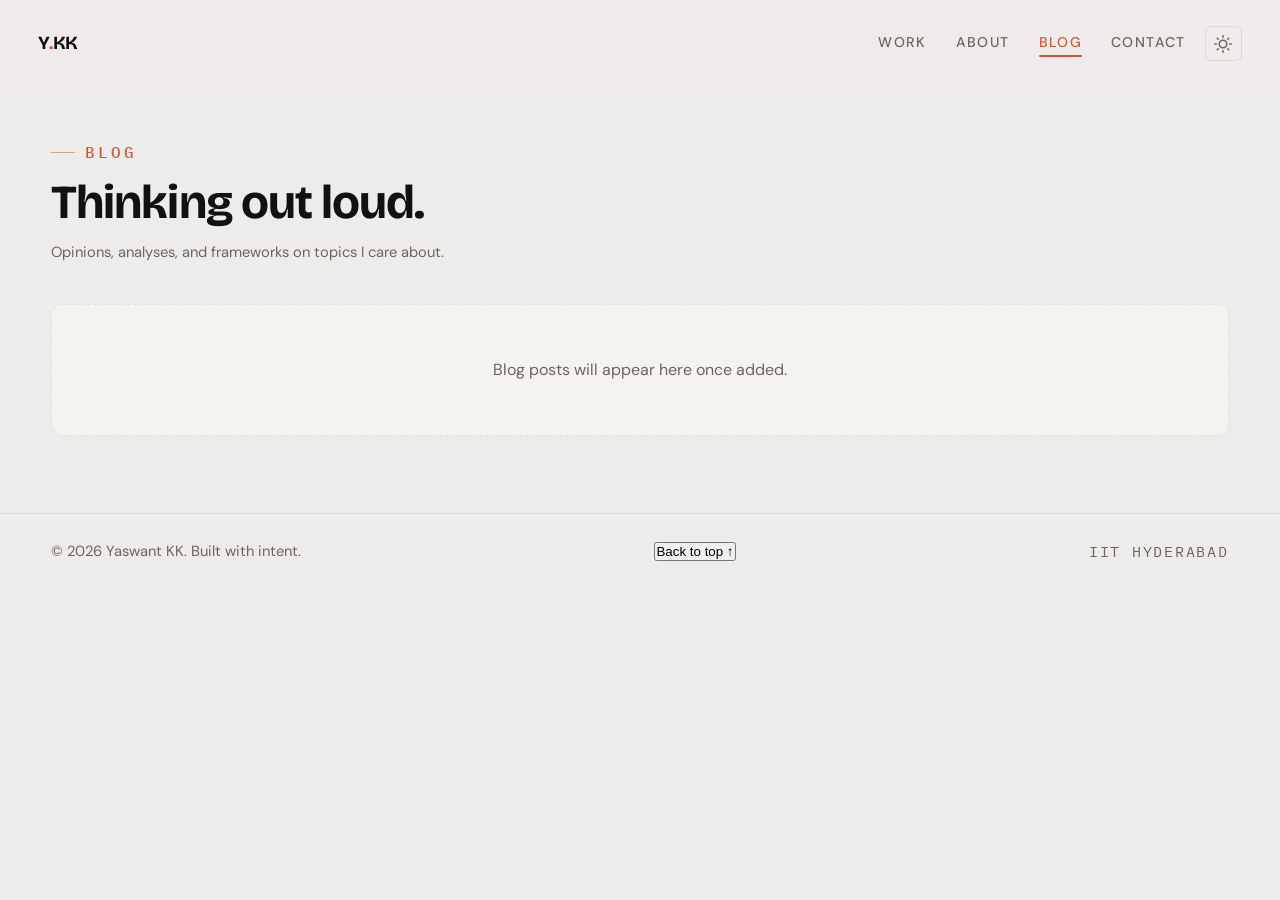
<file: blog.html>
<!DOCTYPE html>
<html lang="en" data-theme="light">
<head>
<meta charset="UTF-8">
<meta name="viewport" content="width=device-width, initial-scale=1.0">
<title>Yaswant KK — Blog</title>
<link rel="preconnect" href="https://fonts.googleapis.com">
<link rel="preconnect" href="https://fonts.gstatic.com" crossorigin>
<link href="https://fonts.googleapis.com/css2?family=Bricolage+Grotesque:opsz,wght@12..96,400;12..96,500;12..96,600;12..96,700;12..96,800&family=DM+Sans:ital,wght@0,400;0,500;0,600;0,700;1,400&family=IBM+Plex+Mono:wght@400;500&family=Inter:wght@400;500;600;700&family=Playfair+Display:ital,wght@0,400;0,600;0,700;0,800;1,400;1,600&family=JetBrains+Mono:wght@400;500&display=swap" rel="stylesheet">
<link rel="stylesheet" href="styles.css">
</head>
<body>

<nav>
  <a href="index.html" class="nav-logo">Y<span>.</span>KK</a>
  <div class="nav-right">
    <button class="hamburger" aria-label="Menu">
      <span></span><span></span><span></span>
    </button>
    <ul>
      <li><a href="index.html">Work</a></li>
      <li><a href="about.html">About</a></li>
      <li><a href="blog.html" class="active">Blog</a></li>
      <li><a href="contact.html">Contact</a></li>
    </ul>
    <button class="theme-toggle" aria-label="Toggle theme">
      <svg class="icon-sun" viewBox="0 0 24 24"><circle cx="12" cy="12" r="5"/><line x1="12" y1="1" x2="12" y2="3"/><line x1="12" y1="21" x2="12" y2="23"/><line x1="4.22" y1="4.22" x2="5.64" y2="5.64"/><line x1="18.36" y1="18.36" x2="19.78" y2="19.78"/><line x1="1" y1="12" x2="3" y2="12"/><line x1="21" y1="12" x2="23" y2="12"/><line x1="4.22" y1="19.78" x2="5.64" y2="18.36"/><line x1="18.36" y1="5.64" x2="19.78" y2="4.22"/></svg>
      <svg class="icon-moon" viewBox="0 0 24 24"><path d="M21 12.79A9 9 0 1 1 11.21 3 7 7 0 0 0 21 12.79z"/></svg>
    </button>
  </div>
</nav>

<section id="blog" class="reveal inner-page-first">
  <div class="section-label">Blog</div>
  <div class="section-title">Thinking out loud.</div>
  <p class="section-desc">Opinions, analyses, and frameworks on topics I care about.</p>
  <div class="blog-grid" id="blogGrid"></div>
</section>

<footer>
  <span>&copy; 2026 Yaswant KK. Built with intent.</span>
  <button class="footer-back-to-top" onclick="window.scrollTo({top:0,behavior:'smooth'})" aria-label="Back to top">Back to top &uarr;</button>
  <span class="footer-loc">IIT Hyderabad</span>
</footer>

<!-- PDF Preview Modal -->
<div class="pdf-modal-overlay" id="pdfModalOverlay">
  <div class="pdf-modal">
    <div class="pdf-modal-header">
      <div class="pdf-modal-title" id="pdfModalTitle"></div>
      <div class="pdf-modal-actions">
        <a class="pdf-modal-btn" id="pdfModalOpen" href="#" target="_blank" rel="noopener">
          <svg width="16" height="16" viewBox="0 0 16 16" fill="none"><path d="M6 3H3v10h10v-3" stroke="currentColor" stroke-width="1.5" stroke-linecap="round" stroke-linejoin="round"/><path d="M9 2h5v5" stroke="currentColor" stroke-width="1.5" stroke-linecap="round" stroke-linejoin="round"/><path d="M14 2L7 9" stroke="currentColor" stroke-width="1.5" stroke-linecap="round"/></svg>
          <span class="btn-label">Open in New Tab</span>
        </a>
        <button class="pdf-modal-close" onclick="closePdfModal()" title="Close">&times;</button>
      </div>
    </div>
    <div class="pdf-modal-body">
      <div class="pdf-modal-loading" id="pdfModalLoading">
        <div class="pdf-modal-spinner"></div>
        Loading preview…
      </div>
      <iframe id="pdfModalIframe" allow="autoplay"></iframe>
    </div>
  </div>
</div>

<script src="common.js"></script>
<script>
var BLOG_POSTS = [
  // { title: "Post Title", date: "March 2026", category: "Strategy", preview: "2-3 line preview", link: "#" },
];

function renderBlog() {
  var g = document.getElementById('blogGrid');
  if (!BLOG_POSTS.length) { g.innerHTML = '<div class="blog-empty">Blog posts will appear here once added.</div>'; return; }
  g.innerHTML = BLOG_POSTS.map(function(p) {
    return '<a href="' + (p.link||'#') + '" class="blog-card"><div class="blog-date">' + p.date + '</div><div class="blog-title">' + p.title + '</div><div class="blog-preview">' + p.preview + '</div><div class="blog-footer"><span class="blog-category">' + p.category + '</span><span class="blog-read">Read &rarr;</span></div></a>';
  }).join('');
}

renderBlog();
</script>

</body>
</html>
</file>
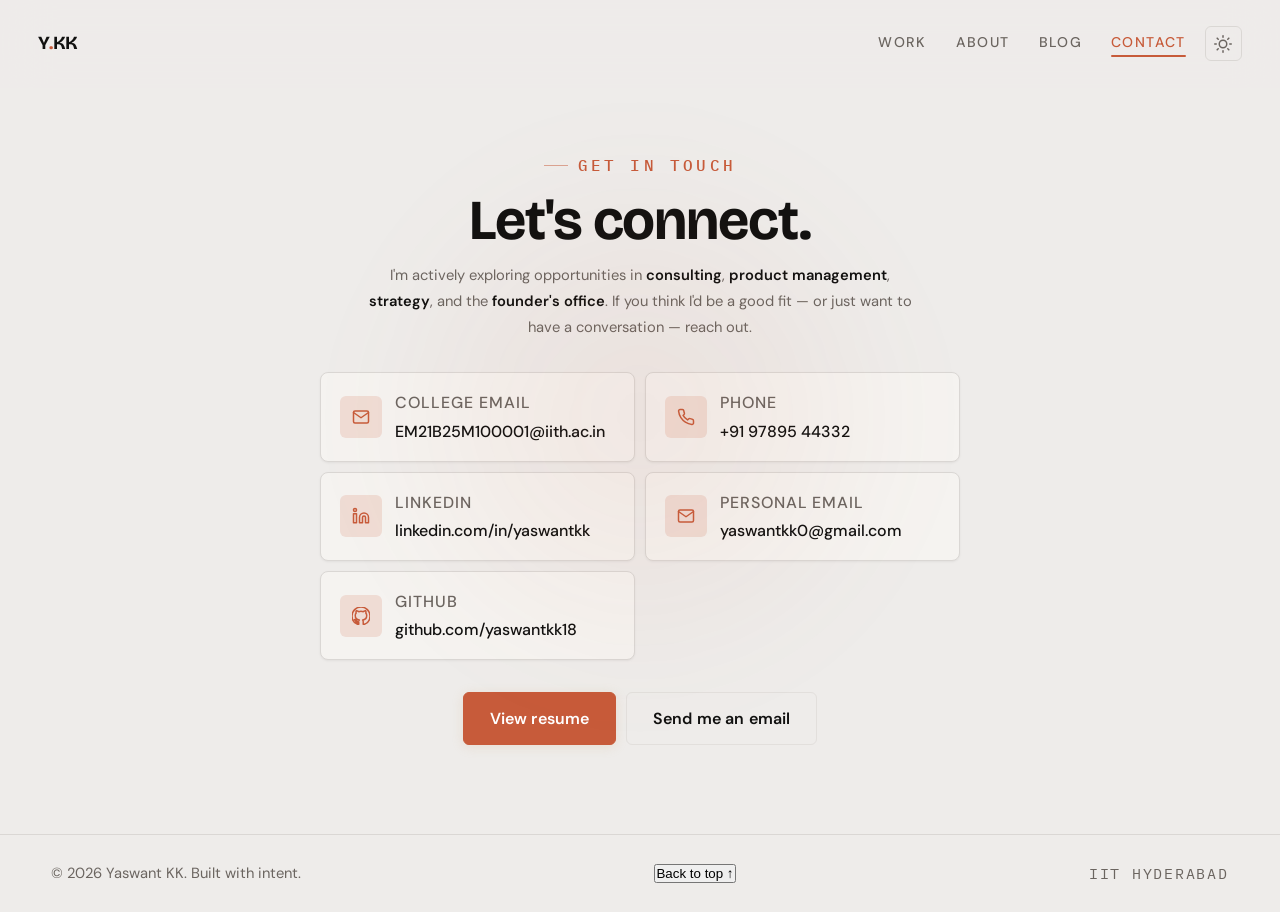
<file: contact.html>
<!DOCTYPE html>
<html lang="en" data-theme="light">
<head>
<meta charset="UTF-8">
<meta name="viewport" content="width=device-width, initial-scale=1.0">
<title>Yaswant KK — Contact</title>
<link rel="preconnect" href="https://fonts.googleapis.com">
<link rel="preconnect" href="https://fonts.gstatic.com" crossorigin>
<link href="https://fonts.googleapis.com/css2?family=Bricolage+Grotesque:opsz,wght@12..96,400;12..96,500;12..96,600;12..96,700;12..96,800&family=DM+Sans:ital,wght@0,400;0,500;0,600;0,700;1,400&family=IBM+Plex+Mono:wght@400;500&family=Inter:wght@400;500;600;700&family=Playfair+Display:ital,wght@0,400;0,600;0,700;0,800;1,400;1,600&family=JetBrains+Mono:wght@400;500&display=swap" rel="stylesheet">
<link rel="stylesheet" href="styles.css">
</head>
<body>

<nav>
  <a href="index.html" class="nav-logo">Y<span>.</span>KK</a>
  <div class="nav-right">
    <button class="hamburger" aria-label="Menu">
      <span></span><span></span><span></span>
    </button>
    <ul>
      <li><a href="index.html">Work</a></li>
      <li><a href="about.html">About</a></li>
      <li><a href="blog.html">Blog</a></li>
      <li><a href="contact.html" class="active">Contact</a></li>
    </ul>
    <button class="theme-toggle" aria-label="Toggle theme">
      <svg class="icon-sun" viewBox="0 0 24 24"><circle cx="12" cy="12" r="5"/><line x1="12" y1="1" x2="12" y2="3"/><line x1="12" y1="21" x2="12" y2="23"/><line x1="4.22" y1="4.22" x2="5.64" y2="5.64"/><line x1="18.36" y1="18.36" x2="19.78" y2="19.78"/><line x1="1" y1="12" x2="3" y2="12"/><line x1="21" y1="12" x2="23" y2="12"/><line x1="4.22" y1="19.78" x2="5.64" y2="18.36"/><line x1="18.36" y1="5.64" x2="19.78" y2="4.22"/></svg>
      <svg class="icon-moon" viewBox="0 0 24 24"><path d="M21 12.79A9 9 0 1 1 11.21 3 7 7 0 0 0 21 12.79z"/></svg>
    </button>
  </div>
</nav>

<section id="contact" class="contact-section reveal inner-page-first">
  <div class="section-label" style="justify-content:center;">Get in Touch</div>
  <div class="section-title">Let's connect.</div>
  <p class="section-desc">I'm actively exploring opportunities in <strong>consulting</strong>, <strong>product management</strong>, <strong>strategy</strong>, and the <strong>founder's office</strong>. If you think I'd be a good fit &mdash; or just want to have a conversation &mdash; reach out.</p>
  <div class="contact-grid">
    <a href="mailto:EM21B25M100001@iith.ac.in" class="contact-card">
      <div class="contact-icon"><svg viewBox="0 0 24 24"><path d="M4 4h16c1.1 0 2 .9 2 2v12c0 1.1-.9 2-2 2H4c-1.1 0-2-.9-2-2V6c0-1.1.9-2 2-2z"/><polyline points="22,6 12,13 2,6"/></svg></div>
      <div><div class="contact-card-label">College email</div><div class="contact-card-value">EM21B25M100001@iith.ac.in</div></div>
    </a>
    <a href="tel:+919789544332" class="contact-card">
      <div class="contact-icon"><svg viewBox="0 0 24 24"><path d="M22 16.92v3a2 2 0 0 1-2.18 2 19.79 19.79 0 0 1-8.63-3.07 19.5 19.5 0 0 1-6-6 19.79 19.79 0 0 1-3.07-8.67A2 2 0 0 1 4.11 2h3a2 2 0 0 1 2 1.72 12.84 12.84 0 0 0 .7 2.81 2 2 0 0 1-.45 2.11L8.09 9.91a16 16 0 0 0 6 6l1.27-1.27a2 2 0 0 1 2.11-.45 12.84 12.84 0 0 0 2.81.7A2 2 0 0 1 22 16.92z"/></svg></div>
      <div><div class="contact-card-label">Phone</div><div class="contact-card-value">+91 97895 44332</div></div>
    </a>
    <a href="https://linkedin.com/in/" class="contact-card" target="_blank">
      <div class="contact-icon"><svg viewBox="0 0 24 24"><path d="M16 8a6 6 0 0 1 6 6v7h-4v-7a2 2 0 0 0-2-2 2 2 0 0 0-2 2v7h-4v-7a6 6 0 0 1 6-6z"/><rect x="2" y="9" width="4" height="12"/><circle cx="4" cy="4" r="2"/></svg></div>
      <div><div class="contact-card-label">LinkedIn</div><div class="contact-card-value">linkedin.com/in/yaswantkk</div></div>
    </a>
    <a href="mailto:yaswantkk0@gmail.com" class="contact-card">
      <div class="contact-icon"><svg viewBox="0 0 24 24"><path d="M4 4h16c1.1 0 2 .9 2 2v12c0 1.1-.9 2-2 2H4c-1.1 0-2-.9-2-2V6c0-1.1.9-2 2-2z"/><polyline points="22,6 12,13 2,6"/></svg></div>
      <div><div class="contact-card-label">Personal email</div><div class="contact-card-value">yaswantkk0@gmail.com</div></div>
    </a>
    <a href="https://github.com/yaswantkk18" class="contact-card" target="_blank">
      <div class="contact-icon"><svg viewBox="0 0 24 24"><path d="M12 0C5.37 0 0 5.37 0 12c0 5.3 3.438 9.8 8.205 11.385.6.113.82-.258.82-.577 0-.285-.01-1.04-.015-2.04-3.338.724-4.042-1.61-4.042-1.61-.546-1.385-1.335-1.755-1.335-1.755-1.087-.744.084-.729.084-.729 1.205.084 1.838 1.236 1.838 1.236 1.07 1.835 2.809 1.305 3.495.998.108-.776.417-1.305.76-1.605-2.665-.3-5.466-1.332-5.466-5.93 0-1.31.465-2.38 1.235-3.22-.135-.303-.54-1.523.105-3.176 0 0 1.005-.322 3.3 1.23.96-.267 1.98-.399 3-.405 1.02.006 2.04.138 3 .405 2.28-1.552 3.285-1.23 3.285-1.23.645 1.653.24 2.873.12 3.176.765.84 1.23 1.91 1.23 3.22 0 4.61-2.805 5.625-5.475 5.92.42.36.81 1.096.81 2.22 0 1.606-.015 2.896-.015 3.286 0 .315.21.694.825.576C20.565 21.795 24 17.295 24 12c0-6.63-5.37-12-12-12z"/></svg></div>
      <div><div class="contact-card-label">GitHub</div><div class="contact-card-value">github.com/yaswantkk18</div></div>
    </a>
  </div>
  <div class="contact-ctas">
    <a href="javascript:void(0)" class="btn btn-primary" onclick="openPdfModal('https://drive.google.com/file/d/1hi3Il9s1tOM6aXnBlCWtrAxMDAVT2uW6/view?usp=sharing', 'Resume — Yaswant KK')">View resume</a>
    <a href="mailto:yaswantkk0@gmail.com" class="btn btn-secondary">Send me an email</a>
  </div>
</section>

<footer>
  <span>&copy; 2026 Yaswant KK. Built with intent.</span>
  <button class="footer-back-to-top" onclick="window.scrollTo({top:0,behavior:'smooth'})" aria-label="Back to top">Back to top &uarr;</button>
  <span class="footer-loc">IIT Hyderabad</span>
</footer>

<!-- PDF Preview Modal -->
<div class="pdf-modal-overlay" id="pdfModalOverlay">
  <div class="pdf-modal">
    <div class="pdf-modal-header">
      <div class="pdf-modal-title" id="pdfModalTitle"></div>
      <div class="pdf-modal-actions">
        <a class="pdf-modal-btn" id="pdfModalOpen" href="#" target="_blank" rel="noopener">
          <svg width="16" height="16" viewBox="0 0 16 16" fill="none"><path d="M6 3H3v10h10v-3" stroke="currentColor" stroke-width="1.5" stroke-linecap="round" stroke-linejoin="round"/><path d="M9 2h5v5" stroke="currentColor" stroke-width="1.5" stroke-linecap="round" stroke-linejoin="round"/><path d="M14 2L7 9" stroke="currentColor" stroke-width="1.5" stroke-linecap="round"/></svg>
          <span class="btn-label">Open in New Tab</span>
        </a>
        <button class="pdf-modal-close" onclick="closePdfModal()" title="Close">&times;</button>
      </div>
    </div>
    <div class="pdf-modal-body">
      <div class="pdf-modal-loading" id="pdfModalLoading">
        <div class="pdf-modal-spinner"></div>
        Loading preview…
      </div>
      <iframe id="pdfModalIframe" allow="autoplay"></iframe>
    </div>
  </div>
</div>

<script src="common.js"></script>

</body>
</html>
</file>
<file: styles.css>
/* ─── DARK THEME ─── */
[data-theme="dark"] {
  --bg: #131316;
  --bg-raised: #1A1A1E;
  --bg-card: #1E1E23;
  --bg-card-hover: #252529;
  --text: #FFFFFF;
  --text-secondary: #F0EDE8;
  --text-muted: #DDD8D2;
  --accent: #D4A574;
  --accent-light: #E8C9A8;
  --accent-dark: #B8864E;
  --accent-glow: rgba(212, 165, 116, 0.08);
  --accent-glow-strong: rgba(212, 165, 116, 0.15);
  --border: #2A2A30;
  --border-light: #333339;
  --border-hover: #44444D;
  --heading: 'Playfair Display', Georgia, serif;
  --sans: 'Inter', system-ui, sans-serif;
  --mono: 'JetBrains Mono', monospace;
  --radius: 16px;
  --radius-sm: 10px;
  --radius-xs: 6px;
  --shadow-sm: 0 2px 8px rgba(0,0,0,0.2), 0 1px 3px rgba(0,0,0,0.1);
  --shadow-md: 0 12px 40px rgba(0,0,0,0.4), 0 4px 12px rgba(0,0,0,0.2);
  --shadow-lg: 0 12px 40px rgba(0,0,0,0.4), 0 4px 12px rgba(0,0,0,0.2);
  --shadow-glow: 0 0 30px rgba(212,165,116,0.08);
  --transition: cubic-bezier(0.16, 1, 0.3, 1);
  --nav-bg: rgba(19,19,22,0.8);
  --nav-scrolled-shadow: 0 1px 12px rgba(0,0,0,0.3);
  --selection-color: var(--bg);
  --btn-primary-text: var(--bg);
  --btn-secondary-hover-bg: rgba(255,255,255,0.03);
  --mobile-nav-bg: rgba(19,19,22,0.97);
  --grain-opacity: 0.03;
  --orb-1: rgba(212,165,116,0.1);
  --orb-2: rgba(212,165,116,0.06);
  --orb-3: rgba(184,134,78,0.05);
  --hover-accent-border: rgba(212,165,116,0.3);
  --hover-accent-bg: rgba(212,165,116,0.25);
  --divider-bg: linear-gradient(90deg, transparent, var(--border-light) 20%, var(--border-light) 80%, transparent);
  --course-hover-bg: var(--accent-glow);
  --bg-warm: linear-gradient(135deg, #2A2015 0%, #1A1510 100%);
  --bg-cool: linear-gradient(135deg, #152025 0%, #101518 100%);
  --bg-muted: linear-gradient(135deg, #1A1A17 0%, #121210 100%);
  --bg-earth: linear-gradient(135deg, #1A1714 0%, #121110 100%);
  --bg-rose: linear-gradient(135deg, #251518 0%, #1A1012 100%);
  --bg-indigo: linear-gradient(135deg, #151825 0%, #101218 100%);

  /* Card body tints — dark */
  --card-warm: #2A2012;
  --card-warm-border: rgba(212, 165, 116, 0.35);
  --card-cool: #122230;
  --card-cool-border: rgba(80, 170, 240, 0.3);
  --card-muted: #222218;
  --card-muted-border: rgba(180, 180, 140, 0.25);
  --card-earth: #282012;
  --card-earth-border: rgba(200, 160, 90, 0.3);
  --card-rose: #2E1420;
  --card-rose-border: rgba(240, 100, 150, 0.3);
  --card-indigo: #1A1E30;
  --card-indigo-border: rgba(120, 130, 240, 0.3);

  /* Tag colors — dark theme */
  --tag-casestudy: #F0A050;
  --tag-casestudy-bg: rgba(240, 160, 80, 0.12);
  --tag-casestudy-border: rgba(240, 160, 80, 0.25);
  --tag-financial: #5EC7A0;
  --tag-financial-bg: rgba(94, 199, 160, 0.1);
  --tag-financial-border: rgba(94, 199, 160, 0.22);
  --tag-product: #E87DAD;
  --tag-product-bg: rgba(232, 125, 173, 0.1);
  --tag-product-border: rgba(232, 125, 173, 0.22);
  --tag-market: #6BAFFF;
  --tag-market-bg: rgba(107, 175, 255, 0.1);
  --tag-market-border: rgba(107, 175, 255, 0.22);
  --tag-strategy: #A78BFA;
  --tag-strategy-bg: rgba(167, 139, 250, 0.1);
  --tag-strategy-border: rgba(167, 139, 250, 0.22);
  --tag-competitive: #60D0E0;
  --tag-competitive-bg: rgba(96, 208, 224, 0.1);
  --tag-competitive-border: rgba(96, 208, 224, 0.22);
  --tag-consumer: #FFB86C;
  --tag-consumer-bg: rgba(255, 184, 108, 0.1);
  --tag-consumer-border: rgba(255, 184, 108, 0.22);
  --tag-guesstimate: #C5E868;
  --tag-guesstimate-bg: rgba(197, 232, 104, 0.1);
  --tag-guesstimate-border: rgba(197, 232, 104, 0.22);
  --tag-sustainability: #4EDBA0;
  --tag-sustainability-bg: rgba(78, 219, 160, 0.1);
  --tag-sustainability-border: rgba(78, 219, 160, 0.22);
  --tag-operations: #FF6B8A;
  --tag-operations-bg: rgba(255, 107, 138, 0.12);
  --tag-operations-border: rgba(255, 107, 138, 0.25);
  --tag-text: #C8D8F0;
}

/* ─── LIGHT THEME (default) ─── */
:root:not([data-theme="dark"]), [data-theme="light"] {
  --bg: #EEECEA;
  --bg-raised: #E6E2DA;
  --bg-card: #F5F3F0;
  --bg-card-hover: #F0EEEB;
  --text: #111110;
  --text-secondary: #2A2725;
  --text-muted: #6B6560;
  --accent: #C75B3A;
  --accent-light: #E8845F;
  --accent-dark: #A14428;
  --accent-glow: rgba(199, 91, 58, 0.08);
  --accent-glow-strong: rgba(199, 91, 58, 0.15);
  --border: #DAD7D4;
  --border-light: #E2DFDC;
  --border-hover: #C8C4C0;
  --heading: 'Bricolage Grotesque', system-ui, sans-serif;
  --sans: 'DM Sans', system-ui, sans-serif;
  --mono: 'IBM Plex Mono', monospace;
  --radius: 12px;
  --radius-sm: 8px;
  --radius-xs: 6px;
  --shadow-sm: 0 1px 3px rgba(28,25,23,0.04), 0 1px 2px rgba(28,25,23,0.02);
  --shadow-md: 0 4px 16px rgba(28,25,23,0.06), 0 2px 4px rgba(28,25,23,0.03);
  --shadow-lg: 0 12px 40px rgba(28,25,23,0.08), 0 4px 12px rgba(28,25,23,0.04);
  --shadow-glow: none;
  --transition: cubic-bezier(0.16, 1, 0.3, 1);
  --nav-bg: rgba(238,236,234,0.85);
  --nav-scrolled-shadow: 0 1px 8px rgba(28,25,23,0.04);
  --selection-color: #fff;
  --btn-primary-text: #fff;
  --btn-secondary-hover-bg: rgba(28,25,23,0.03);
  --mobile-nav-bg: rgba(238,236,234,0.97);
  --grain-opacity: 0.025;
  --orb-1: rgba(199,91,58,0.06);
  --orb-2: rgba(199,91,58,0.04);
  --orb-3: rgba(161,68,40,0.03);
  --hover-accent-border: rgba(199,91,58,0.3);
  --hover-accent-bg: rgba(199,91,58,0.02);
  --divider-bg: var(--border);
  --course-hover-bg: rgba(199,91,58,0.02);
  --bg-warm: linear-gradient(135deg, #F5EDE3 0%, #EDE5DA 100%);
  --bg-cool: linear-gradient(135deg, #E8EDF2 0%, #DEE5EC 100%);
  --bg-muted: linear-gradient(135deg, #EDECE8 0%, #E5E4E0 100%);
  --bg-earth: linear-gradient(135deg, #EDE8E0 0%, #E5DFD5 100%);
  --bg-rose: linear-gradient(135deg, #F2E8EA 0%, #ECE0E3 100%);
  --bg-indigo: linear-gradient(135deg, #E8EAF2 0%, #E0E2EC 100%);

  /* Card body tints — light */
  --card-warm: #F5EBDB;
  --card-warm-border: rgba(181, 112, 10, 0.22);
  --card-cool: #E0ECF6;
  --card-cool-border: rgba(29, 111, 194, 0.2);
  --card-muted: #EBEAE2;
  --card-muted-border: rgba(120, 120, 100, 0.2);
  --card-earth: #F0E6D6;
  --card-earth-border: rgba(160, 120, 60, 0.22);
  --card-rose: #F4E2E8;
  --card-rose-border: rgba(190, 45, 106, 0.2);
  --card-indigo: #E2E3F4;
  --card-indigo-border: rgba(109, 77, 199, 0.2);

  /* Tag colors — light theme */
  --tag-casestudy: #B5700A;
  --tag-casestudy-bg: rgba(181, 112, 10, 0.1);
  --tag-casestudy-border: rgba(181, 112, 10, 0.25);
  --tag-financial: #0E7B53;
  --tag-financial-bg: rgba(14, 123, 83, 0.08);
  --tag-financial-border: rgba(14, 123, 83, 0.22);
  --tag-product: #BE2D6A;
  --tag-product-bg: rgba(190, 45, 106, 0.08);
  --tag-product-border: rgba(190, 45, 106, 0.22);
  --tag-market: #1D6FC2;
  --tag-market-bg: rgba(29, 111, 194, 0.08);
  --tag-market-border: rgba(29, 111, 194, 0.22);
  --tag-strategy: #6D4DC7;
  --tag-strategy-bg: rgba(109, 77, 199, 0.08);
  --tag-strategy-border: rgba(109, 77, 199, 0.22);
  --tag-competitive: #0E7F8F;
  --tag-competitive-bg: rgba(14, 127, 143, 0.08);
  --tag-competitive-border: rgba(14, 127, 143, 0.22);
  --tag-consumer: #B86A10;
  --tag-consumer-bg: rgba(184, 106, 16, 0.08);
  --tag-consumer-border: rgba(184, 106, 16, 0.22);
  --tag-guesstimate: #5A7A10;
  --tag-guesstimate-bg: rgba(90, 122, 16, 0.08);
  --tag-guesstimate-border: rgba(90, 122, 16, 0.22);
  --tag-sustainability: #0E8F5A;
  --tag-sustainability-bg: rgba(14, 143, 90, 0.08);
  --tag-sustainability-border: rgba(14, 143, 90, 0.22);
  --tag-operations: #C23060;
  --tag-operations-bg: rgba(194, 48, 96, 0.08);
  --tag-operations-border: rgba(194, 48, 96, 0.22);
  --tag-text: #1A3A5C;
}

*, *::before, *::after { margin: 0; padding: 0; box-sizing: border-box; }
html { scroll-behavior: smooth; scroll-padding-top: 96px; font-size: 80%; }

body {
  font-family: var(--sans);
  background: var(--bg);
  color: var(--text);
  line-height: 1.7;
  -webkit-font-smoothing: antialiased;
  -moz-osx-font-smoothing: grayscale;
  overflow-x: hidden;
  transition: background 0.4s, color 0.4s;
}

::selection { background: var(--accent); color: var(--selection-color); }

strong { color: var(--text); font-weight: 600; }

/* ─── GRAIN OVERLAY ─── */
body::after {
  content: '';
  position: fixed;
  inset: 0;
  background-image: url("data:image/svg+xml,%3Csvg viewBox='0 0 256 256' xmlns='http://www.w3.org/2000/svg'%3E%3Cfilter id='n'%3E%3CfeTurbulence type='fractalNoise' baseFrequency='0.85' numOctaves='4' stitchTiles='stitch'/%3E%3C/filter%3E%3Crect width='100%25' height='100%25' filter='url(%23n)' opacity='0.03'/%3E%3C/svg%3E");
  pointer-events: none;
  z-index: 9999;
  opacity: var(--grain-opacity);
}

/* ─── THEME TOGGLE ─── */
.theme-toggle {
  background: none;
  border: 1.5px solid var(--border);
  border-radius: var(--radius-xs);
  cursor: pointer;
  padding: 0.55rem 0.65rem;
  display: flex;
  align-items: center;
  justify-content: center;
  color: var(--text-muted);
  transition: all 0.3s;
  margin-left: 1.5rem;
}

.theme-toggle:hover {
  border-color: var(--accent);
  color: var(--accent);
}

.theme-toggle svg {
  width: 18px;
  height: 18px;
  stroke: currentColor;
  fill: none;
  stroke-width: 2;
  stroke-linecap: round;
  stroke-linejoin: round;
  transition: transform 0.4s var(--transition);
}

.theme-toggle:hover svg { transform: rotate(30deg); }

.theme-toggle .icon-moon { display: none; }
.theme-toggle .icon-sun { display: block; }
[data-theme="dark"] .theme-toggle .icon-moon { display: block; }
[data-theme="dark"] .theme-toggle .icon-sun { display: none; }

/* ─── NAVIGATION ─── */
nav {
  position: fixed;
  top: 0; left: 0; right: 0;
  z-index: 100;
  padding: 0 3rem;
  height: 88px;
  display: flex;
  justify-content: space-between;
  align-items: center;
  backdrop-filter: blur(24px) saturate(1.4);
  -webkit-backdrop-filter: blur(24px) saturate(1.4);
  background: var(--nav-bg);
  border-bottom: 1px solid transparent;
  transition: border-color 0.5s, box-shadow 0.5s, background 0.4s;
}

nav.scrolled {
  border-bottom-color: var(--border);
  box-shadow: var(--nav-scrolled-shadow);
}

.nav-left { display: flex; align-items: center; }
.nav-right { display: flex; align-items: center; }

.nav-logo {
  font-family: var(--heading);
  font-size: 1.45rem;
  font-weight: 700;
  color: var(--text);
  text-decoration: none;
  letter-spacing: -0.02em;
  transition: color 0.3s;
}

.nav-logo span { color: var(--accent); }
.nav-logo:hover { color: var(--accent); }

nav ul { display: flex; list-style: none; gap: 2.25rem; }

nav ul a {
  font-size: 1.1rem;
  font-weight: 500;
  letter-spacing: 0.1em;
  text-transform: uppercase;
  color: var(--text-muted);
  text-decoration: none;
  transition: color 0.3s;
  position: relative;
  padding: 0.25rem 0;
}

nav ul a::after {
  content: '';
  position: absolute;
  bottom: -2px; left: 0;
  width: 0; height: 1.5px;
  background: var(--accent);
  border-radius: 1px;
  transition: width 0.4s var(--transition);
}

nav ul a:hover { color: var(--accent-light); }
nav ul a:hover::after { width: 100%; }
nav ul a.active { color: var(--accent); }
nav ul a.active::after { width: 100%; }

.hamburger {
  display: none;
  flex-direction: column;
  gap: 5px;
  cursor: pointer;
  padding: 6px;
  border: none;
  background: none;
  z-index: 101;
}

.hamburger span {
  width: 22px; height: 1.5px;
  background: var(--text);
  display: block;
  transition: all 0.4s var(--transition);
  transform-origin: center;
  border-radius: 1px;
}

.hamburger.active span:nth-child(1) { transform: translateY(6.5px) rotate(45deg); }
.hamburger.active span:nth-child(2) { opacity: 0; transform: scaleX(0); }
.hamburger.active span:nth-child(3) { transform: translateY(-6.5px) rotate(-45deg); }

/* ─── LAYOUT ─── */
.container { max-width: 1600px; margin: 0 auto; }

section {
  padding: 6rem 4rem;
  max-width: 1600px;
  margin: 0 auto;
}

/* First section on inner pages (no hero) — clears the fixed nav */
.inner-page-first {
  padding-top: calc(88px + 4rem);
}

.divider {
  max-width: 1520px;
  margin: 0 auto;
  height: 1px;
  background: var(--divider-bg);
}

.section-label {
  font-family: var(--mono);
  font-size: 1.25rem;
  font-weight: 500;
  color: var(--accent);
  letter-spacing: 0.2em;
  text-transform: uppercase;
  margin-bottom: 0.75rem;
  display: flex;
  align-items: center;
  gap: 0.75rem;
}

.section-label::before {
  content: '';
  width: 24px;
  height: 1px;
  background: var(--accent);
  opacity: 0.5;
}

.section-title {
  font-family: var(--heading);
  font-size: clamp(2.3rem, 4vw, 3.7rem);
  font-weight: 700;
  margin-bottom: 0.75rem;
  line-height: 1.15;
  letter-spacing: -0.02em;
  color: var(--text);
}

.section-desc {
  color: var(--text-muted);
  max-width: 560px;
  font-size: 1.15rem;
  margin-bottom: 3rem;
  line-height: 1.75;
}

/* ─── HERO ─── */
.hero {
  max-width: 1600px;
  margin: 0 auto;
  min-height: 100vh;
  display: flex;
  flex-direction: column;
  padding: calc(88px + 2.5rem) 4rem 2.5rem;
  position: relative;
  overflow: hidden;
}

.hero-orb {
  position: absolute;
  border-radius: 50%;
  filter: blur(80px);
  pointer-events: none;
  opacity: 0;
  animation: orbFade 1.5s ease 0.3s forwards;
}

.hero-orb-1 {
  top: 10%; right: 5%;
  width: 500px; height: 500px;
  background: radial-gradient(circle, var(--orb-1) 0%, transparent 70%);
  animation: orbFloat1 15s ease-in-out infinite, orbFade 1.5s ease 0.3s forwards;
}

.hero-orb-2 {
  bottom: 10%; left: -5%;
  width: 400px; height: 400px;
  background: radial-gradient(circle, var(--orb-2) 0%, transparent 70%);
  animation: orbFloat2 18s ease-in-out infinite, orbFade 1.5s ease 0.5s forwards;
}

.hero-orb-3 {
  top: 40%; left: 30%;
  width: 300px; height: 300px;
  background: radial-gradient(circle, var(--orb-3) 0%, transparent 70%);
  animation: orbFloat3 20s ease-in-out infinite, orbFade 1.5s ease 0.7s forwards;
}

.hero > *:not(.hero-orb) { position: relative; z-index: 1; }

.hero-content {
  flex: 1;
  display: flex;
  align-items: center;
  gap: 4rem;
}

.hero-text {
  flex: 0 1 55%;
}

.hero-photo {
  flex: 1;
  display: flex;
  align-items: center;
  justify-content: center;
  opacity: 0;
  animation: slideUp 0.9s var(--transition) 0.5s forwards;
}

.hero-photo-inner {
  width: 220px;
  height: 220px;
  border-radius: 50%;
  overflow: hidden;
  border: 4px solid var(--accent);
  box-shadow: 0 8px 32px rgba(0, 0, 0, 0.15);
}

.hero-photo img {
  width: 100%;
  height: 100%;
  object-fit: cover;
  transform: scale(1.1) translateY(5%);
}

.hero-topline {
  font-family: var(--mono);
  font-size: 1.25rem;
  font-weight: 500;
  color: var(--accent);
  letter-spacing: 0.2em;
  text-transform: uppercase;
  margin-bottom: 2rem;
  opacity: 0;
  animation: slideUp 0.9s var(--transition) 0.2s forwards;
}

.hero h1 {
  font-family: var(--heading);
  font-size: clamp(3.7rem, 8vw, 7.5rem);
  font-weight: 800;
  line-height: 1.02;
  letter-spacing: -0.03em;
  margin-bottom: 2rem;
  opacity: 0;
  animation: slideUp 0.9s var(--transition) 0.35s forwards;
}

.hero h1 em {
  font-style: italic;
  color: var(--accent);
  font-weight: 600;
}

.hero-desc {
  max-width: 640px;
  font-size: 1.15rem;
  color: var(--text-secondary);
  line-height: 1.85;
  margin-bottom: 1.25rem;
  opacity: 0;
  animation: slideUp 0.9s var(--transition) 0.5s forwards;
}

.hero-oneliner {
  font-family: var(--heading);
  font-size: 1.15rem;
  font-style: italic;
  color: var(--accent);
  margin-bottom: 3rem;
  max-width: 600px;
  opacity: 0;
  animation: slideUp 0.9s var(--transition) 0.6s forwards;
}

.hero-ctas {
  display: flex;
  gap: 1rem;
  opacity: 0;
  animation: slideUp 0.9s var(--transition) 0.7s forwards;
}

/* ─── HERO STAT STRIP ─── */
.hero-stats {
  margin-top: 2.5rem;
  display: inline-flex;
  align-items: center;
  gap: 1.75rem;
  padding: 1.1rem 1.75rem;
  border: 1px solid var(--border);
  border-radius: var(--radius-sm);
  background: var(--bg-card);
  box-shadow: var(--shadow-sm);
  opacity: 0;
  animation: slideUp 0.9s var(--transition) 0.85s forwards;
}

.hero-stat {
  display: flex;
  flex-direction: column;
  gap: 0.15rem;
}

.hero-stat-num {
  font-family: var(--heading);
  font-size: 2.1rem;
  font-weight: 800;
  color: var(--accent);
  line-height: 1;
  letter-spacing: -0.02em;
}

.hero-stat-lbl {
  font-family: var(--mono);
  font-size: 0.95rem;
  color: var(--text-muted);
  letter-spacing: 0.08em;
  text-transform: uppercase;
}

.hero-stat-divider {
  width: 1px;
  height: 36px;
  background: var(--border);
}

.btn {
  display: inline-flex;
  align-items: center;
  gap: 0.5rem;
  font-family: var(--sans);
  font-size: 1.25rem;
  font-weight: 600;
  padding: 0.9rem 2rem;
  text-decoration: none;
  cursor: pointer;
  transition: all 0.35s var(--transition);
  border-radius: var(--radius-xs);
  letter-spacing: 0.01em;
}

.btn-primary {
  background: var(--accent);
  color: var(--btn-primary-text);
  border: 1.5px solid var(--accent);
  box-shadow: 0 2px 12px rgba(212,165,116,0.2);
}
.btn-primary:hover {
  background: var(--accent-light);
  border-color: var(--accent-light);
  box-shadow: 0 4px 20px rgba(212,165,116,0.35);
  transform: translateY(-2px);
}

.btn-secondary {
  background: transparent;
  color: var(--text);
  border: 1.5px solid var(--border-light);
}
.btn-secondary:hover {
  border-color: var(--text-muted);
  background: var(--btn-secondary-hover-bg);
  transform: translateY(-2px);
}

.hero-scroll {
  margin-top: 3rem;
  display: flex;
  align-items: center;
  gap: 1rem;
  font-family: var(--mono);
  font-size: 1.15rem;
  color: var(--text-muted);
  letter-spacing: 0.15em;
  text-transform: uppercase;
  opacity: 0;
  animation: fadeIn 1s ease 1.2s forwards;
}

.scroll-line {
  width: 40px; height: 1px;
  background: var(--border-light);
  position: relative; overflow: hidden;
}

.scroll-line::after {
  content: '';
  position: absolute; top: 0; left: -100%;
  width: 100%; height: 100%;
  background: var(--accent);
  animation: scrollPulse 2.5s ease infinite;
}

/* ─── ABOUT ─── */
/* ─── ABOUT STAT STRIP (4-cell horizontal) ─── */
.stats-strip {
  display: grid;
  grid-template-columns: repeat(4, 1fr);
  gap: 1px;
  background: var(--border);
  border: 1px solid var(--border);
  border-radius: var(--radius-sm);
  overflow: hidden;
  margin-bottom: 3rem;
  box-shadow: var(--shadow-sm);
}

.stats-cell {
  background: var(--bg-card);
  padding: 1.75rem 1.5rem;
  transition: background 0.3s;
}

.stats-cell:hover {
  background: var(--bg-card-hover);
}

.stats-num {
  font-family: var(--heading);
  font-size: 2.75rem;
  font-weight: 800;
  color: var(--accent);
  line-height: 1;
  letter-spacing: -0.02em;
  margin-bottom: 0.5rem;
}

.stats-lbl {
  font-family: var(--mono);
  font-size: 0.95rem;
  color: var(--text-muted);
  letter-spacing: 0.06em;
  text-transform: uppercase;
  line-height: 1.45;
}

.about-split {
  display: grid;
  grid-template-columns: 1.1fr 0.9fr;
  gap: 4rem;
  align-items: start;
}

.about-text {
  font-size: 1.25rem;
  color: var(--text-secondary);
  line-height: 1.9;
}
.about-text + .about-text { margin-top: 1.25rem; }

.about-metrics {
  display: grid;
  grid-template-columns: 1fr 1fr;
  gap: 1rem;
}

.metric-card {
  background: var(--bg-card);
  border: 1px solid var(--border);
  padding: 1.5rem;
  border-radius: var(--radius-sm);
  transition: all 0.4s var(--transition);
  text-align: center;
  box-shadow: var(--shadow-sm);
  position: relative;
  overflow: hidden;
}

.metric-card::before {
  content: '';
  position: absolute;
  inset: 0;
  background: linear-gradient(135deg, var(--accent-glow) 0%, transparent 60%);
  opacity: 0;
  transition: opacity 0.4s;
}

.metric-card:hover {
  border-color: var(--accent-dark);
  transform: translateY(-4px);
  box-shadow: var(--shadow-md), var(--shadow-glow);
}

.metric-card:hover::before { opacity: 1; }

.metric-val {
  font-family: var(--heading);
  font-size: 2.5rem;
  font-weight: 800;
  color: var(--accent);
  display: block;
  margin-bottom: 0.25rem;
  letter-spacing: -0.02em;
  position: relative;
}

.metric-label {
  font-size: 1.15rem;
  color: var(--text-muted);
  line-height: 1.45;
  position: relative;
}

.tags-wrap {
  display: flex;
  flex-wrap: wrap;
  gap: 0.5rem;
  margin-top: 1.5rem;
}

.tag {
  font-size: 1.15rem;
  font-weight: 500;
  padding: 0.45rem 1.1rem;
  border: 1px solid var(--border-light);
  color: var(--text-muted);
  border-radius: 100px;
  transition: all 0.3s;
  background: transparent;
}

.tag:hover {
  border-color: var(--accent-dark);
  color: var(--accent);
  background: var(--accent-glow);
}

/* ─── Uniform colored tags ─── */
.tags-grid .tag,
.cert-grid .tag,
.tags-wrap .tag {
  color: var(--tag-text);
  background: var(--accent-glow);
  border-color: var(--hover-accent-border, rgba(199,91,58,0.3));
}

.tags-grid .tag:hover,
.cert-grid .tag:hover,
.tags-wrap .tag:hover {
  background: var(--accent-glow-strong);
  transform: translateY(-1px);
}

.about-sub {
  margin-top: 3rem;
  padding-top: 2.5rem;
  border-top: 1px solid var(--border);
}

.about-sub p {
  font-size: 1.25rem;
  color: var(--text-secondary);
  line-height: 1.85;
  margin-bottom: 1.5rem;
}

.looking-for-split {
  display: grid;
  grid-template-columns: 1fr 1fr;
  gap: 3rem;
  align-items: start;
}
.looking-for-left p {
  margin-bottom: 0;
}
.looking-for-right .tags-grid {
  justify-content: flex-start;
}
@media (max-width: 768px) {
  .looking-for-split {
    grid-template-columns: 1fr;
    gap: 1.5rem;
  }
}

.about-skills-label {
  font-family: var(--mono);
  font-size: 1.25rem;
  font-weight: 500;
  color: var(--text-muted);
  letter-spacing: 0.15em;
  text-transform: uppercase;
  margin-bottom: 0.75rem;
}

.tags-grid { display: flex; flex-wrap: wrap; gap: 0.5rem; }

/* ─── WORK / PROJECTS ─── */
.filter-bar { display: flex; gap: 0.5rem; flex-wrap: wrap; margin-bottom: 2rem; }

.filter-btn {
  font-family: var(--sans);
  font-size: 1.25rem;
  font-weight: 500;
  padding: 0.55rem 1.25rem;
  border: 1px solid var(--border);
  background: transparent;
  color: var(--text-muted);
  border-radius: 100px;
  cursor: pointer;
  transition: all 0.3s;
  letter-spacing: 0.02em;
}

.filter-btn:hover, .filter-btn.active {
  background: var(--accent);
  border-color: var(--accent);
  color: var(--btn-primary-text);
}

.projects-grid {
  display: grid;
  grid-template-columns: repeat(4, 1fr);
  gap: 1.25rem;
}

.project-card {
  background: var(--bg-card);
  border: 1px solid var(--border);
  border-radius: var(--radius);
  overflow: hidden;
  transition: border-color 0.45s var(--transition), box-shadow 0.45s var(--transition), transform 0.45s var(--transition);
  cursor: pointer;
  text-decoration: none;
  color: inherit;
  display: block;
  box-shadow: var(--shadow-sm);
  perspective: 1400px;
  height: 440px;
  position: relative;
}

.project-card.card-warm   { background: var(--card-warm);   border-color: var(--card-warm-border); }
.project-card.card-cool   { background: var(--card-cool);   border-color: var(--card-cool-border); }
.project-card.card-muted  { background: var(--card-muted);  border-color: var(--card-muted-border); }
.project-card.card-earth  { background: var(--card-earth);  border-color: var(--card-earth-border); }
.project-card.card-rose   { background: var(--card-rose);   border-color: var(--card-rose-border); }
.project-card.card-indigo { background: var(--card-indigo); border-color: var(--card-indigo-border); }

.project-card:hover {
  border-color: var(--hover-accent-border);
  transform: translateY(-6px);
  box-shadow: var(--shadow-md), var(--shadow-glow);
}

/* Flip mechanism */
.project-card-inner {
  position: relative;
  width: 100%;
  height: 100%;
  transform-style: preserve-3d;
  transition: transform 0.75s var(--transition);
}

.project-card:hover .project-card-inner,
.project-card:focus-within .project-card-inner {
  transform: rotateY(180deg);
}

.project-card-face {
  position: absolute;
  inset: 0;
  width: 100%;
  height: 100%;
  -webkit-backface-visibility: hidden;
  backface-visibility: hidden;
  display: flex;
  flex-direction: column;
  border-radius: inherit;
  overflow: hidden;
}

.project-card-back {
  transform: rotateY(180deg);
}

.project-front-title {
  flex: 1;
  display: flex;
  align-items: center;
  padding: 1.1rem 1.6rem;
  font-family: var(--heading);
  font-size: 1.3rem;
  font-weight: 600;
  line-height: 1.35;
  letter-spacing: -0.01em;
  color: var(--text);
}

.project-flip-hint {
  position: absolute;
  top: 0.9rem;
  right: 0.9rem;
  z-index: 3;
  width: 32px;
  height: 32px;
  display: flex;
  align-items: center;
  justify-content: center;
  border-radius: 50%;
  background: rgba(0, 0, 0, 0.4);
  backdrop-filter: blur(8px);
  -webkit-backdrop-filter: blur(8px);
  color: #fff;
  opacity: 0.85;
  transition: opacity 0.3s, transform 0.4s var(--transition);
  pointer-events: none;
}

.project-flip-hint svg {
  width: 14px;
  height: 14px;
  stroke: currentColor;
  fill: none;
  stroke-width: 2;
  stroke-linecap: round;
  stroke-linejoin: round;
}

.project-card:hover .project-flip-hint {
  opacity: 0;
  transform: scale(0.8);
}

.project-card-back .project-body {
  flex: 1;
  overflow: hidden;
  display: flex;
  flex-direction: column;
  min-height: 0;
}

.project-card-back .project-summary {
  display: -webkit-box;
  -webkit-line-clamp: 5;
  -webkit-box-orient: vertical;
  overflow: hidden;
}

.project-thumb {
  height: 280px;
  flex-shrink: 0;
  display: flex;
  align-items: center;
  justify-content: center;
  position: relative;
  overflow: hidden;
}

.project-thumb-img {
  width: 100%;
  height: 100%;
  object-fit: contain;
  object-position: center center;
  transition: transform 0.5s var(--transition), opacity 0.4s;
  z-index: 1;
  background: var(--bg-card, #1e1e23);
  padding: 8px;
}

.project-card:hover .project-thumb-img {
  transform: scale(1.05);
}

/* Fallback when image fails to load */
.project-thumb-fallback {
  position: absolute;
  inset: 0;
  display: flex;
  flex-direction: column;
  align-items: center;
  justify-content: center;
  gap: 0.75rem;
  padding: 1.5rem;
  z-index: 0;
}

.project-thumb-fallback-icon {
  opacity: 0.7;
  transition: transform 0.45s var(--transition);
}

.project-card:hover .project-thumb-fallback-icon {
  transform: scale(1.1);
}

.project-thumb-fallback-title {
  font-family: var(--heading);
  font-size: 1.25rem;
  font-weight: 600;
  color: var(--text-secondary);
  text-align: center;
  line-height: 1.35;
  letter-spacing: -0.01em;
  opacity: 0.8;
}

.project-thumb::after {
  content: '';
  position: absolute;
  inset: 0;
  background: linear-gradient(180deg, transparent 50%, rgba(0,0,0,0.08) 100%);
  pointer-events: none;
  z-index: 2;
}

.project-body { padding: 1.5rem 1.75rem; }

.project-tags {
  display: flex;
  flex-wrap: wrap;
  gap: 0.4rem;
  margin-bottom: 0.6rem;
}

.project-tag {
  font-family: var(--mono);
  font-size: 1.25rem;
  font-weight: 500;
  color: var(--accent);
  letter-spacing: 0.1em;
  text-transform: uppercase;
  display: inline-block;
  padding: 0.2rem 0.55rem;
  border: 1px solid var(--border);
  border-radius: 100px;
  background: var(--bg-raised);
  transition: all 0.3s;
}

.project-tag.tag-casestudy       { color: var(--tag-casestudy);     background: var(--tag-casestudy-bg);     border-color: var(--tag-casestudy-border); }
.project-tag.tag-financial       { color: var(--tag-financial);     background: var(--tag-financial-bg);     border-color: var(--tag-financial-border); }
.project-tag.tag-product         { color: var(--tag-product);       background: var(--tag-product-bg);       border-color: var(--tag-product-border); }
.project-tag.tag-market          { color: var(--tag-market);        background: var(--tag-market-bg);        border-color: var(--tag-market-border); }
.project-tag.tag-strategy        { color: var(--tag-strategy);      background: var(--tag-strategy-bg);      border-color: var(--tag-strategy-border); }
.project-tag.tag-competitive     { color: var(--tag-competitive);   background: var(--tag-competitive-bg);   border-color: var(--tag-competitive-border); }
.project-tag.tag-consumer        { color: var(--tag-consumer);      background: var(--tag-consumer-bg);      border-color: var(--tag-consumer-border); }
.project-tag.tag-guesstimate     { color: var(--tag-guesstimate);   background: var(--tag-guesstimate-bg);   border-color: var(--tag-guesstimate-border); }
.project-tag.tag-sustainability  { color: var(--tag-sustainability);background: var(--tag-sustainability-bg); border-color: var(--tag-sustainability-border); }
.project-tag.tag-operations      { color: var(--tag-operations);    background: var(--tag-operations-bg);    border-color: var(--tag-operations-border); }

.project-tag:hover {
  filter: brightness(1.15);
  background: color-mix(in srgb, var(--accent) 8%, transparent);
}

.project-title {
  font-family: var(--heading);
  font-size: 1.25rem;
  font-weight: 600;
  margin-bottom: 0.5rem;
  line-height: 1.3;
  letter-spacing: -0.01em;
}

.project-summary { font-size: 1.15rem; color: var(--text-muted); line-height: 1.65; }

.project-footer {
  padding: 1rem 1.75rem;
  border-top: 1px solid rgba(128,128,128,0.12);
  display: flex;
  justify-content: space-between;
  align-items: center;
}

.project-tools { font-size: 1.15rem; color: var(--text-muted); }
.project-arrow { color: var(--accent); font-size: 1.15rem; transition: transform 0.3s; }
.project-card:hover .project-arrow { transform: translateX(5px); }

/* ─── PROJECT OUTCOME METRICS (card back) ─── */
.project-metrics {
  display: grid;
  grid-template-columns: 1fr 1fr;
  gap: 0.55rem;
  padding: 0.5rem 1.4rem 1rem;
}

.project-metric {
  position: relative;
  display: flex;
  flex-direction: column;
  align-items: center;
  justify-content: center;
  text-align: center;
  gap: 0.3rem;
  padding: 0.85rem 0.6rem 0.75rem;
  background: linear-gradient(160deg, var(--accent-glow) 0%, transparent 75%);
  border: 1px solid var(--border-light);
  border-radius: var(--radius-sm);
  overflow: hidden;
  transition: border-color 0.35s var(--transition), background 0.35s var(--transition), transform 0.35s var(--transition), box-shadow 0.35s var(--transition);
}

.project-metric::before {
  content: '';
  position: absolute;
  top: 0; left: 0; right: 0;
  height: 2px;
  background: linear-gradient(90deg, transparent 0%, var(--accent) 50%, transparent 100%);
  opacity: 0;
  transition: opacity 0.35s var(--transition);
}

.project-metric:hover {
  border-color: var(--hover-accent-border);
  background: linear-gradient(160deg, var(--accent-glow-strong) 0%, transparent 80%);
  transform: translateY(-2px);
  box-shadow: var(--shadow-sm);
}

.project-metric:hover::before { opacity: 1; }

.project-metric-icon {
  font-size: 1.55rem;
  line-height: 1;
  display: inline-flex;
  align-items: center;
  justify-content: center;
  filter: saturate(1.15);
  transition: transform 0.45s var(--transition);
}

.project-metric:hover .project-metric-icon {
  transform: scale(1.15) rotate(-6deg);
}

.project-metric-val {
  font-family: var(--heading);
  font-size: 1.5rem;
  font-weight: 800;
  color: var(--accent);
  line-height: 1.05;
  letter-spacing: -0.02em;
  white-space: nowrap;
  overflow: hidden;
  text-overflow: ellipsis;
  max-width: 100%;
}

.project-metric-lbl {
  font-family: var(--mono);
  font-size: 0.85rem;
  font-weight: 500;
  color: var(--text-muted);
  letter-spacing: 0.06em;
  text-transform: uppercase;
  line-height: 1.3;
  display: -webkit-box;
  -webkit-line-clamp: 2;
  -webkit-box-orient: vertical;
  overflow: hidden;
  max-width: 100%;
}

.projects-empty, .blog-empty {
  grid-column: 1 / -1;
  text-align: center;
  padding: 4rem 2rem;
  color: var(--text-muted);
  font-size: 1.25rem;
  border: 1.5px dashed var(--border-light);
  border-radius: var(--radius);
  background: var(--bg-card);
}

/* ─── EDUCATION ─── */
.edu-grid { display: grid; grid-template-columns: 1fr 1fr; gap: 1rem; }

.edu-card {
  background: var(--bg-card);
  border: 1px solid var(--border);
  padding: 1.75rem 2rem;
  border-radius: var(--radius-sm);
  display: flex;
  justify-content: space-between;
  align-items: center;
  gap: 1rem;
  transition: all 0.4s var(--transition);
  box-shadow: var(--shadow-sm);
  position: relative;
  overflow: hidden;
}

.edu-card::after {
  content: '';
  position: absolute;
  top: 0; left: 0;
  width: 3px; height: 100%;
  background: var(--accent);
  opacity: 0;
  transition: opacity 0.4s;
}

.edu-card:hover {
  border-color: var(--hover-accent-border);
  box-shadow: var(--shadow-md);
  transform: translateY(-3px);
}

.edu-card:hover::after { opacity: 1; }

.edu-degree {
  font-family: var(--sans);
  font-size: 1.15rem;
  font-weight: 600;
  margin-bottom: 0.2rem;
  letter-spacing: -0.01em;
}

.edu-inst { font-size: 1.25rem; color: var(--text-muted); }
.edu-right { text-align: right; flex-shrink: 0; }

.edu-score {
  font-family: var(--heading);
  font-size: 2.5rem;
  font-weight: 800;
  color: var(--accent);
  letter-spacing: -0.02em;
}

.edu-year {
  font-family: var(--mono);
  font-size: 1.15rem;
  color: var(--text-muted);
  letter-spacing: 0.05em;
}

/* ─── EXPERIENCE ─── */
.exp-card {
  background: var(--bg-card);
  border: 1px solid var(--border);
  padding: 2rem 2.25rem;
  border-radius: var(--radius-sm);
  margin-bottom: 1rem;
  transition: all 0.4s var(--transition);
  box-shadow: var(--shadow-sm);
  position: relative;
  overflow: hidden;
}

.exp-card::after {
  content: '';
  position: absolute;
  top: 0; left: 0;
  width: 3px; height: 100%;
  background: var(--accent);
  opacity: 0;
  transition: opacity 0.4s;
}

.exp-card:hover {
  border-color: var(--hover-accent-border);
  box-shadow: var(--shadow-md);
}

.exp-card:hover::after { opacity: 1; }

.exp-card:last-child { margin-bottom: 0; }

.exp-top {
  display: flex;
  justify-content: space-between;
  align-items: baseline;
  margin-bottom: 0.25rem;
  gap: 1rem;
}

.exp-role {
  font-family: var(--sans);
  font-size: 1.15rem;
  font-weight: 600;
  letter-spacing: -0.01em;
}

.exp-date {
  font-family: var(--mono);
  font-size: 1.25rem;
  font-weight: 500;
  color: var(--text-muted);
  flex-shrink: 0;
  letter-spacing: 0.03em;
  padding: 0.2rem 0.65rem;
  border: 1px solid var(--border);
  border-radius: 100px;
}

.exp-org {
  font-size: 1.25rem;
  color: var(--text-muted);
  margin-bottom: 1rem;
}

.exp-desc {
  font-size: 1.25rem;
  color: var(--text-secondary);
  line-height: 1.8;
}

/* ─── LEADERSHIP ─── */
.leader-grid { display: grid; grid-template-columns: 1fr 1fr; gap: 1rem; }

.leader-card {
  background: var(--bg-card);
  border: 1px solid var(--border);
  padding: 1.5rem 1.75rem;
  border-radius: var(--radius-sm);
  transition: all 0.4s var(--transition);
  box-shadow: var(--shadow-sm);
  position: relative;
  overflow: hidden;
}

.leader-card::after {
  content: '';
  position: absolute;
  top: 0; left: 0;
  width: 3px; height: 100%;
  background: var(--accent);
  opacity: 0;
  transition: opacity 0.4s;
}

.leader-card:hover {
  border-color: var(--hover-accent-border);
  box-shadow: var(--shadow-md);
  transform: translateY(-3px);
}

.leader-card:hover::after { opacity: 1; }

.leader-role {
  font-family: var(--sans);
  font-size: 1.2rem;
  font-weight: 600;
  margin-bottom: 0.2rem;
}

.leader-org { font-size: 1.25rem; color: var(--text-muted); }

/* ─── COURSES ─── */
.courses-list { display: flex; flex-direction: column; gap: 0; }

.course-row {
  display: flex;
  gap: 2.5rem;
  align-items: baseline;
  padding: 1.15rem 1rem;
  border-bottom: 1px solid var(--border);
  transition: all 0.3s;
  border-radius: var(--radius-xs);
  margin: 0 -1rem;
}

.course-row:last-child { border-bottom: none; }

.course-row:hover {
  background: var(--course-hover-bg);
}

.course-domain {
  font-family: var(--sans);
  font-size: 1.15rem;
  font-weight: 600;
  min-width: 150px;
  flex-shrink: 0;
  color: var(--accent);
}

.course-names {
  font-size: 1.15rem;
  color: var(--text-secondary);
  line-height: 1.7;
}

/* ─── CERTIFICATIONS ─── */
.cert-grid { display: flex; flex-wrap: wrap; gap: 0.5rem; }

/* ─── BLOG ─── */
.blog-grid {
  display: grid;
  grid-template-columns: repeat(auto-fill, minmax(340px, 1fr));
  gap: 1.25rem;
}

.blog-card {
  background: var(--bg-card);
  border: 1px solid var(--border);
  padding: 2rem;
  border-radius: var(--radius);
  transition: all 0.4s var(--transition);
  cursor: pointer;
  text-decoration: none;
  color: inherit;
  display: block;
  box-shadow: var(--shadow-sm);
}

.blog-card:hover {
  border-color: var(--hover-accent-border);
  transform: translateY(-4px);
  box-shadow: var(--shadow-md), var(--shadow-glow);
}

.blog-date {
  font-family: var(--mono);
  font-size: 1.25rem;
  font-weight: 500;
  color: var(--text-muted);
  letter-spacing: 0.1em;
  margin-bottom: 0.75rem;
}

.blog-title {
  font-family: var(--heading);
  font-size: 1.2rem;
  font-weight: 600;
  margin-bottom: 0.6rem;
  line-height: 1.3;
  letter-spacing: -0.01em;
}

.blog-preview { font-size: 1.15rem; color: var(--text-muted); line-height: 1.65; margin-bottom: 1rem; }

.blog-footer { display: flex; justify-content: space-between; align-items: center; }

.blog-category {
  font-size: 1.25rem;
  font-weight: 500;
  padding: 0.3rem 0.8rem;
  border: 1px solid var(--border);
  color: var(--text-muted);
  border-radius: 100px;
}

.blog-read { font-size: 1.25rem; color: var(--accent); font-weight: 600; }

/* ─── CONTACT ─── */
.contact-section {
  text-align: center;
  padding: 7rem 4rem;
  position: relative;
  overflow: hidden;
}

.contact-section.inner-page-first {
  padding-top: calc(88px + 5rem);
}

.contact-section::before {
  content: '';
  position: absolute;
  top: 50%; left: 50%;
  transform: translate(-50%, -50%);
  width: 600px; height: 600px;
  background: radial-gradient(circle, var(--accent-glow) 0%, transparent 70%);
  border-radius: 50%;
  pointer-events: none;
  filter: blur(40px);
}

.contact-section .section-title { font-size: clamp(2.5rem, 5vw, 4.4rem); }
.contact-section .section-desc { margin: 0 auto 2.5rem; text-align: center; }

.contact-grid {
  display: grid;
  grid-template-columns: repeat(2, 1fr);
  gap: 0.75rem;
  max-width: 640px;
  margin: 0 auto 2.5rem;
}

.contact-card {
  background: var(--bg-card);
  border: 1px solid var(--border);
  padding: 1.25rem 1.5rem;
  border-radius: var(--radius-sm);
  display: flex;
  align-items: center;
  gap: 1rem;
  text-decoration: none;
  color: inherit;
  transition: all 0.4s var(--transition);
  box-shadow: var(--shadow-sm);
  text-align: left;
}

.contact-card:hover {
  border-color: var(--accent);
  box-shadow: var(--shadow-md), var(--shadow-glow);
  transform: translateY(-3px);
}

.contact-icon {
  width: 42px; height: 42px;
  background: var(--accent-glow-strong);
  display: flex;
  align-items: center;
  justify-content: center;
  flex-shrink: 0;
  border-radius: var(--radius-xs);
  transition: all 0.3s;
}

.contact-icon svg {
  width: 18px; height: 18px;
  stroke: var(--accent);
  fill: none;
  stroke-width: 2;
  stroke-linecap: round;
  stroke-linejoin: round;
}

.contact-card:hover .contact-icon {
  background: var(--accent);
}

.contact-card:hover .contact-icon svg {
  stroke: var(--btn-primary-text);
}

.contact-card-label {
  font-size: 1.25rem;
  font-weight: 500;
  color: var(--text-muted);
  margin-bottom: 0.1rem;
  text-transform: uppercase;
  letter-spacing: 0.06em;
}

.contact-card-value { font-size: 1.25rem; font-weight: 500; color: var(--text); }

.contact-ctas { display: flex; gap: 0.8rem; justify-content: center; }

/* ─── FOOTER ─── */
footer {
  max-width: 1600px;
  margin: 0 auto;
  padding: 2rem 4rem;
  border-top: 1px solid var(--border);
  display: flex;
  justify-content: space-between;
  align-items: center;
  font-size: 1.15rem;
  color: var(--text-muted);
}

footer span:last-child {
  font-family: var(--mono);
  font-size: 1.15rem;
  letter-spacing: 0.12em;
  text-transform: uppercase;
}

/* ─── BG VARIANTS ─── */
.bg-warm { background: var(--bg-warm); }
.bg-cool { background: var(--bg-cool); }
.bg-muted { background: var(--bg-muted); }
.bg-earth { background: var(--bg-earth); }
.bg-rose { background: var(--bg-rose); }
.bg-indigo { background: var(--bg-indigo); }

/* ─── ANIMATIONS ─── */
@keyframes slideUp {
  from { opacity: 0; transform: translateY(32px); }
  to { opacity: 1; transform: translateY(0); }
}

@keyframes fadeIn { from { opacity: 0; } to { opacity: 1; } }

@keyframes scrollPulse { 0% { left: -100%; } 100% { left: 100%; } }

@keyframes orbFade { from { opacity: 0; } to { opacity: 1; } }

@keyframes orbFloat1 {
  0%, 100% { transform: translate(0, 0); }
  33% { transform: translate(-30px, 20px); }
  66% { transform: translate(20px, -30px); }
}

@keyframes orbFloat2 {
  0%, 100% { transform: translate(0, 0); }
  33% { transform: translate(25px, -15px); }
  66% { transform: translate(-20px, 25px); }
}

@keyframes orbFloat3 {
  0%, 100% { transform: translate(0, 0); }
  50% { transform: translate(-15px, -20px); }
}

/* Scroll reveal */
.reveal {
  opacity: 0;
  transform: translateY(28px);
  transition: opacity 0.8s var(--transition), transform 0.8s var(--transition);
}

.reveal.visible { opacity: 1; transform: translateY(0); }

/* Stagger children inside reveal */
.reveal .stagger { opacity: 0; transform: translateY(16px); transition: opacity 0.6s var(--transition), transform 0.6s var(--transition); }
.reveal.visible .stagger { opacity: 1; transform: translateY(0); }
.reveal.visible .stagger:nth-child(1) { transition-delay: 0.05s; }
.reveal.visible .stagger:nth-child(2) { transition-delay: 0.1s; }
.reveal.visible .stagger:nth-child(3) { transition-delay: 0.15s; }
.reveal.visible .stagger:nth-child(4) { transition-delay: 0.2s; }
.reveal.visible .stagger:nth-child(5) { transition-delay: 0.25s; }
.reveal.visible .stagger:nth-child(6) { transition-delay: 0.3s; }

/* ─── RESPONSIVE ─── */
@media (max-width: 1024px) {
  section, .contact-section { padding: 4.5rem 2.5rem; }
  .hero { padding: 5.5rem 2.5rem 5rem; }
  nav { padding: 0 2rem; }
  footer { padding: 1.5rem 2.5rem; }
  .projects-grid { grid-template-columns: repeat(3, 1fr); }
  .inner-page-first { padding-top: calc(88px + 3rem); }
  .contact-section.inner-page-first { padding-top: calc(88px + 4rem); }
}

@media (max-width: 768px) {
  section, .contact-section { padding: 3.5rem 1.25rem; }
  .hero { padding: 5rem 1.25rem 3rem; min-height: auto; padding-bottom: 5rem; }
  nav { padding: 0 1.25rem; height: 64px; }
  footer { padding: 1.25rem; flex-direction: column; gap: 0.5rem; text-align: center; }

  .inner-page-first { padding-top: calc(64px + 2.5rem); }
  .contact-section.inner-page-first { padding-top: calc(64px + 3rem); }

  nav ul {
    display: none;
    position: absolute;
    top: 100%; left: 0; right: 0;
    background: var(--mobile-nav-bg);
    backdrop-filter: blur(24px);
    -webkit-backdrop-filter: blur(24px);
    border-bottom: 1px solid var(--border);
    flex-direction: column;
    padding: 1.5rem 1.25rem;
    gap: 0.75rem;
  }
  nav ul.open { display: flex; }
  .hamburger { display: flex; }

  .theme-toggle { margin-left: 0.75rem; }

  .hero h1 { font-size: clamp(2.75rem, 10vw, 4rem); }
  .hero-desc { font-size: 1.25rem; }
  .hero-oneliner { font-size: 1.2rem; }
  .about-split { grid-template-columns: 1fr; gap: 2.5rem; }
  .about-metrics { position: static; }
  .edu-grid, .leader-grid, .contact-grid { grid-template-columns: 1fr; }
  .projects-grid { grid-template-columns: 1fr; }
  .blog-grid { grid-template-columns: 1fr; }

  /* Disable flip on mobile — stack faces flat */
  .project-card { height: auto; perspective: none; }
  .project-card-inner {
    transform: none !important;
    transform-style: flat;
    height: auto;
  }
  .project-card:hover .project-card-inner,
  .project-card:focus-within .project-card-inner {
    transform: none !important;
  }
  .project-card-face {
    position: relative;
    inset: auto;
    height: auto;
    -webkit-backface-visibility: visible;
    backface-visibility: visible;
  }
  .project-card-back { transform: none; }
  .project-front-title,
  .project-flip-hint { display: none; }
  .project-thumb { height: 220px; }
  .course-row { flex-direction: column; gap: 0.25rem; }
  .course-domain { min-width: auto; }
  .exp-top { flex-direction: column; gap: 0.2rem; }
  .contact-ctas { flex-direction: column; align-items: center; }
  .hero-content { flex-direction: column-reverse; gap: 2rem; align-items: flex-start; }
  .hero-photo img { width: 180px; height: 180px; }
  .hero-ctas { flex-direction: column; align-items: flex-start; }
  .hero-scroll { display: none; }
  .hero-orb { display: none; }
  .section-label::before { display: none; }
}

/* ─── PDF PREVIEW MODAL ─── */
.pdf-modal-overlay {
  display: none;
  position: fixed;
  top: 0; left: 0; right: 0; bottom: 0;
  z-index: 10000;
  background: rgba(0,0,0,0.75);
  backdrop-filter: blur(6px);
  -webkit-backdrop-filter: blur(6px);
  align-items: center;
  justify-content: center;
  padding: 24px;
  animation: modalFadeIn 0.25s ease;
}
.pdf-modal-overlay.active { display: flex; }
@keyframes modalFadeIn { from { opacity: 0; } to { opacity: 1; } }

.pdf-modal {
  position: relative;
  width: 100%;
  max-width: 1100px;
  height: 90vh;
  background: var(--bg-raised, #1A1A1E);
  border-radius: 16px;
  overflow: hidden;
  box-shadow: 0 24px 80px rgba(0,0,0,0.5);
  display: flex;
  flex-direction: column;
  animation: modalSlideUp 0.3s ease;
}
@keyframes modalSlideUp { from { opacity: 0; transform: translateY(30px); } to { opacity: 1; transform: translateY(0); } }

.pdf-modal-header {
  display: flex;
  align-items: center;
  justify-content: space-between;
  padding: 16px 24px;
  border-bottom: 1px solid var(--border, #2A2A30);
  background: var(--bg-card, #1E1E23);
  flex-shrink: 0;
}
.pdf-modal-title {
  font-family: var(--sans);
  font-size: 1.1rem;
  font-weight: 600;
  color: var(--text);
  white-space: nowrap;
  overflow: hidden;
  text-overflow: ellipsis;
  margin-right: 16px;
}
.pdf-modal-actions {
  display: flex;
  align-items: center;
  gap: 10px;
  flex-shrink: 0;
}
.pdf-modal-btn {
  display: inline-flex;
  align-items: center;
  gap: 6px;
  padding: 8px 16px;
  border-radius: 8px;
  font-family: var(--sans);
  font-size: 0.85rem;
  font-weight: 500;
  cursor: pointer;
  transition: all 0.2s ease;
  text-decoration: none;
  border: 1px solid var(--border, #2A2A30);
  background: var(--bg, #131316);
  color: var(--text-secondary);
}
.pdf-modal-btn:hover {
  border-color: var(--accent);
  color: var(--accent);
}
.pdf-modal-close {
  width: 36px;
  height: 36px;
  padding: 0;
  display: flex;
  align-items: center;
  justify-content: center;
  border-radius: 50%;
  font-size: 1.3rem;
  line-height: 1;
  border: 1px solid var(--border);
  background: var(--bg);
  color: var(--text-muted);
  cursor: pointer;
  transition: all 0.2s ease;
}
.pdf-modal-close:hover {
  background: var(--accent);
  color: var(--bg);
  border-color: var(--accent);
}

.pdf-modal-body {
  flex: 1;
  position: relative;
  overflow: hidden;
}
.pdf-modal-body iframe {
  width: 100%;
  height: 100%;
  border: none;
}
.pdf-modal-loading {
  position: absolute;
  top: 50%; left: 50%;
  transform: translate(-50%, -50%);
  color: var(--text-muted);
  font-family: var(--sans);
  font-size: 1rem;
  display: flex;
  flex-direction: column;
  align-items: center;
  gap: 12px;
}
.pdf-modal-spinner {
  width: 36px; height: 36px;
  border: 3px solid var(--border);
  border-top-color: var(--accent);
  border-radius: 50%;
  animation: spin 0.8s linear infinite;
}
@keyframes spin { to { transform: rotate(360deg); } }

@media (max-width: 768px) {
  .pdf-modal-overlay { padding: 8px; }
  .pdf-modal { height: 95vh; border-radius: 12px; }
  .pdf-modal-header { padding: 12px 16px; }
  .pdf-modal-title { font-size: 0.95rem; }
  .pdf-modal-btn span.btn-label { display: none; }
}
</file>
